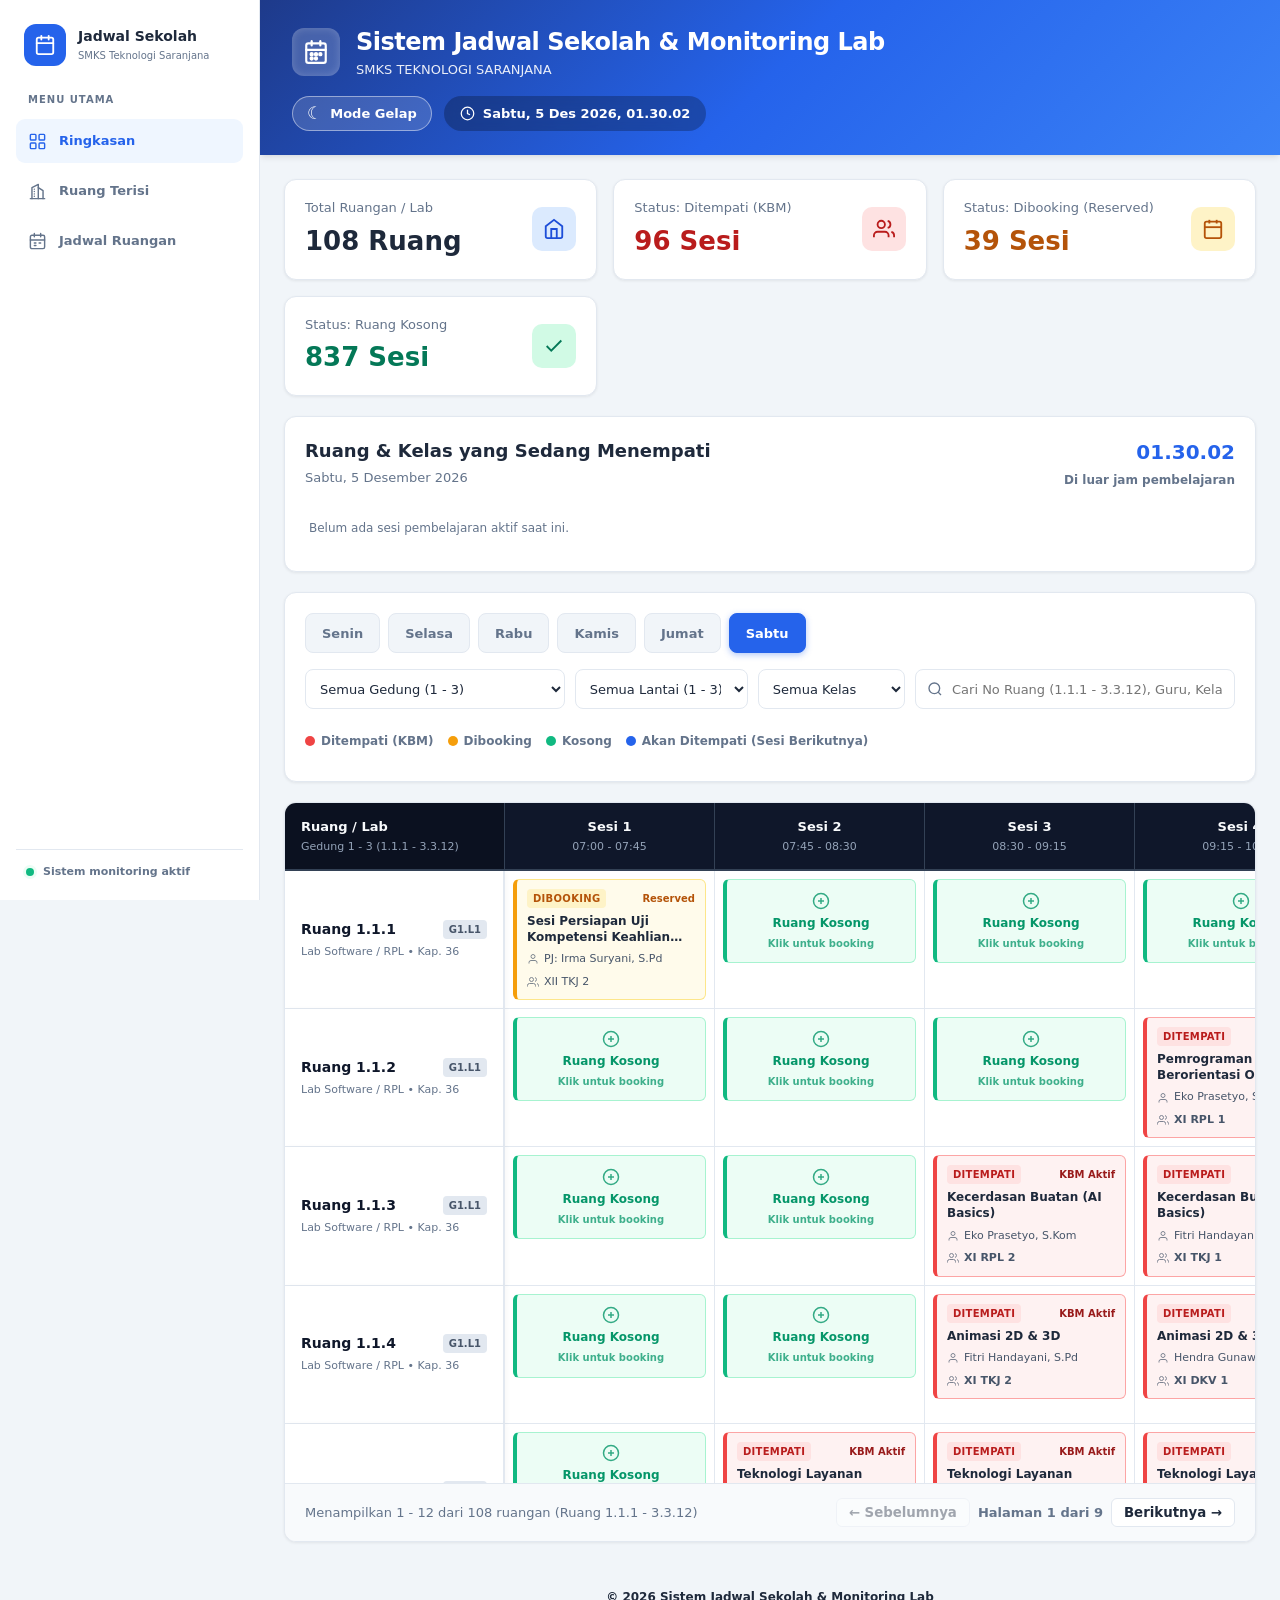
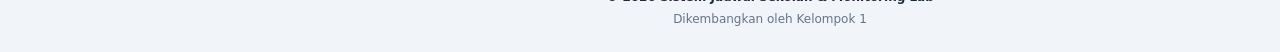
<file: home(rezky).html>
<!DOCTYPE html>
<html lang="id">

<head>
  <meta charset="UTF-8">
  <meta name="viewport" content="width=device-width, initial-scale=1.0">
  <title>Jadwal Sekolah & Status Lab (Ruang 1.1.1 - 3.3.12)</title>
  <!-- Google Fonts -->
  <link rel="preconnect" href="https://fonts.googleapis.com">
  <link rel="preconnect" href="https://fonts.gstatic.com" crossorigin>
  <link href="https://fonts.googleapis.com/css2?family=Plus+Jakarta+Sans:wght@400;500;600;700&display=swap" rel="stylesheet">
  <link rel="stylesheet" href="style(rezky).css">
</head>

<body>

  <aside class="app-sidebar" id="appSidebar">
    <a class="sidebar-brand" href="#overview" aria-label="Sistem Jadwal Sekolah, ke ringkasan">
      <span class="sidebar-brand-icon" aria-hidden="true">
        <svg width="22" height="22" viewBox="0 0 24 24" fill="none" stroke="currentColor" stroke-width="2" stroke-linecap="round" stroke-linejoin="round">
          <rect x="3" y="4" width="18" height="18" rx="2"></rect>
          <line x1="16" y1="2" x2="16" y2="6"></line>
          <line x1="8" y1="2" x2="8" y2="6"></line>
          <line x1="3" y1="10" x2="21" y2="10"></line>
        </svg>
      </span>
      <span class="sidebar-brand-text">
        <strong>Jadwal Sekolah</strong>
        <small>SMKS Teknologi Saranjana</small>
      </span>
    </a>

    <p class="sidebar-section-label">MENU UTAMA</p>
    <nav class="sidebar-nav" aria-label="Navigasi utama">
      <a class="sidebar-link active" href="#overview" aria-current="page">
        <svg viewBox="0 0 24 24" aria-hidden="true"><rect x="3" y="3" width="7" height="7" rx="1"></rect><rect x="14" y="3" width="7" height="7" rx="1"></rect><rect x="14" y="14" width="7" height="7" rx="1"></rect><rect x="3" y="14" width="7" height="7" rx="1"></rect></svg>
        <span>Ringkasan</span>
      </a>
      <a class="sidebar-link" href="#occupancy">
        <svg viewBox="0 0 24 24" aria-hidden="true"><path d="M3 21h18"></path><path d="M5 21V7l8-4v18"></path><path d="M19 21V11l-6-4"></path><path d="M8 9v.01M8 12v.01M8 15v.01M8 18v.01"></path></svg>
        <span>Ruang Terisi</span>
      </a>
      <a class="sidebar-link" href="#schedule">
        <svg viewBox="0 0 24 24" aria-hidden="true"><rect x="3" y="4" width="18" height="17" rx="2"></rect><path d="M16 2v4M8 2v4M3 10h18M8 14h2M14 14h2M8 17h2"></path></svg>
        <span>Jadwal Ruangan</span>
      </a>
    </nav>

    <div class="sidebar-footer">
      <span class="sidebar-status-dot"></span>
      <span>Sistem monitoring aktif</span>
    </div>
  </aside>
  <button class="sidebar-backdrop" id="sidebarBackdrop" type="button" aria-label="Tutup menu navigasi"></button>

  <!-- Header Banner -->
  <header class="app-header">
    <div class="header-container">
      <div class="brand-section">
        <button class="sidebar-toggle" id="sidebarToggle" type="button" aria-label="Buka menu navigasi" aria-controls="appSidebar" aria-expanded="false">
          <svg width="22" height="22" viewBox="0 0 24 24" fill="none" stroke="currentColor" stroke-width="2" stroke-linecap="round" aria-hidden="true">
            <line x1="4" y1="6" x2="20" y2="6"></line>
            <line x1="4" y1="12" x2="20" y2="12"></line>
            <line x1="4" y1="18" x2="20" y2="18"></line>
          </svg>
        </button>
        <div class="brand-icon">
          <!-- Calendar / School SVG Icon -->
          <svg width="26" height="26" viewBox="0 0 24 24" fill="none" stroke="#ffffff" stroke-width="2" stroke-linecap="round" stroke-linejoin="round">
            <rect x="3" y="4" width="18" height="18" rx="2" ry="2"></rect>
            <line x1="16" y1="2" x2="16" y2="6"></line>
            <line x1="8" y1="2" x2="8" y2="6"></line>
            <line x1="3" y1="10" x2="21" y2="10"></line>
            <circle cx="8" cy="14" r="1"></circle>
            <circle cx="12" cy="14" r="1"></circle>
            <circle cx="16" cy="14" r="1"></circle>
            <circle cx="8" cy="18" r="1"></circle>
            <circle cx="12" cy="18" r="1"></circle>
          </svg>
        </div>
        <div class="brand-text">
          <h1>Sistem Jadwal Sekolah & Monitoring Lab</h1>
          <p>SMKS TEKNOLOGI SARANJANA</p>
        </div>
      </div>

      <div class="header-meta">
        <button class="theme-toggle" id="themeToggle" type="button" aria-label="Aktifkan mode gelap">
          <span class="theme-toggle-icon" aria-hidden="true">☾</span>
          <span id="themeToggleLabel">Mode Gelap</span>
        </button>
        <div class="clock-badge">
          <svg width="15" height="15" viewBox="0 0 24 24" fill="none" stroke="currentColor" stroke-width="2">
            <circle cx="12" cy="12" r="10"></circle>
            <polyline points="12 6 12 12 16 14"></polyline>
          </svg>
          <span id="liveClock">Memuat waktu...</span>
        </div>
      </div>
    </div>
  </header>

  <!-- Main Content Wrapper -->
  <main class="main-wrapper">

    <!-- Summary Stats Counter Cards -->
    <section class="stats-grid" id="overview" aria-label="Ringkasan status ruangan">
      <div class="stat-card total">
        <div class="stat-info">
          <p>Total Ruangan / Lab</p>
          <h3 id="countTotal">108 Ruang</h3>
        </div>
        <div class="stat-icon">
          <svg width="22" height="22" viewBox="0 0 24 24" fill="none" stroke="currentColor" stroke-width="2">
            <path d="M3 9l9-7 9 7v11a2 2 0 0 1-2 2H5a2 2 0 0 1-2-2z"></path>
            <polyline points="9 22 9 12 15 12 15 22"></polyline>
          </svg>
        </div>
      </div>

      <div class="stat-card ditempati">
        <div class="stat-info">
          <p>Status: Ditempati (KBM)</p>
          <h3 id="countDitempati" style="color: #b91c1c;">0 Sesi</h3>
        </div>
        <div class="stat-icon">
          <svg width="22" height="22" viewBox="0 0 24 24" fill="none" stroke="currentColor" stroke-width="2">
            <path d="M17 21v-2a4 4 0 0 0-4-4H5a4 4 0 0 0-4 4v2"></path>
            <circle cx="9" cy="7" r="4"></circle>
            <path d="M23 21v-2a4 4 0 0 0-3-3.87"></path>
            <path d="M16 3.13a4 4 0 0 1 0 7.75"></path>
          </svg>
        </div>
      </div>

      <div class="stat-card dibooking">
        <div class="stat-info">
          <p>Status: Dibooking (Reserved)</p>
          <h3 id="countDibooking" style="color: #b45309;">0 Sesi</h3>
        </div>
        <div class="stat-icon">
          <svg width="22" height="22" viewBox="0 0 24 24" fill="none" stroke="currentColor" stroke-width="2">
            <rect x="3" y="4" width="18" height="18" rx="2" ry="2"></rect>
            <line x1="16" y1="2" x2="16" y2="6"></line>
            <line x1="8" y1="2" x2="8" y2="6"></line>
            <line x1="3" y1="10" x2="21" y2="10"></line>
          </svg>
        </div>
      </div>

      <div class="stat-card kosong">
        <div class="stat-info">
          <p>Status: Ruang Kosong</p>
          <h3 id="countKosong" style="color: #047857;">0 Sesi</h3>
        </div>
        <div class="stat-icon">
          <svg width="22" height="22" viewBox="0 0 24 24" fill="none" stroke="currentColor" stroke-width="2">
            <polyline points="20 6 9 17 4 12"></polyline>
          </svg>
        </div>
      </div>
    </section>

    <!-- Ringkasan ruang yang sedang ditempati berdasarkan waktu saat ini -->
    <section class="live-occupancy-panel" id="occupancy" aria-live="polite">
      <div class="live-occupancy-header">
        <div>
          <h2>Ruang &amp; Kelas yang Sedang Menempati</h2>
          <p id="currentScheduleDate">Memuat tanggal...</p>
        </div>
        <div class="live-occupancy-time">
          <span id="currentScheduleTime">--:--:--</span>
          <span id="currentScheduleSession">Memeriksa jadwal...</span>
        </div>
      </div>
      <div class="live-occupancy-list" id="currentOccupancyList">
        <p class="occupancy-empty">Memuat data ruang...</p>
      </div>
    </section>

    <!-- Filter & Control Panel -->
    <section class="control-panel" id="schedule">
      <!-- Day Switcher Tabs -->
      <div class="days-tabs" id="dayTabs">
        <!-- Rendered by JS -->
      </div>

      <!-- Filters & Search Toolbar -->
      <div class="filters-row">
        <div class="filters-group">
          <!-- Filter Gedung -->
          <select id="filterGedung" class="filter-select">
            <option value="all">Semua Gedung (1 - 3)</option>
            <option value="1">Gedung 1 (Lab Software & Jaringan)</option>
            <option value="2">Gedung 2 (Lab Multimedia & IoT)</option>
            <option value="3">Gedung 3 (Ruang Teori & Riset)</option>
          </select>

          <!-- Filter Lantai -->
          <select id="filterLantai" class="filter-select">
            <option value="all">Semua Lantai (1 - 3)</option>
            <option value="1">Lantai 1</option>
            <option value="2">Lantai 2</option>
            <option value="3">Lantai 3</option>
          </select>

          <!-- Filter berdasarkan kelas yang menggunakan ruangan -->
          <select id="filterKelas" class="filter-select" aria-label="Filter berdasarkan kelas">
            <option value="all">Semua Kelas</option>
          </select>

        </div>

        <!-- Search Input -->
        <div class="search-box">
          <svg class="search-icon" width="16" height="16" viewBox="0 0 24 24" fill="none" stroke="currentColor" stroke-width="2">
            <circle cx="11" cy="11" r="8"></circle>
            <line x1="21" y1="21" x2="16.65" y2="16.65"></line>
          </svg>
          <input type="text" id="searchQuery" placeholder="Cari No Ruang (1.1.1 - 3.3.12), Guru, Kelas, Mapel...">
        </div>

        <!-- Status Legend -->
        <div class="legend-group">
          <div class="legend-item">
            <span class="legend-dot ditempati"></span>
            <span>Ditempati (KBM)</span>
          </div>
          <div class="legend-item">
            <span class="legend-dot dibooking"></span>
            <span>Dibooking</span>
          </div>
          <div class="legend-item">
            <span class="legend-dot kosong"></span>
            <span>Kosong</span>
          </div>
          <div class="legend-item">
            <span class="legend-dot upcoming"></span>
            <span>Akan Ditempati (Sesi Berikutnya)</span>
          </div>
        </div>
      </div>
    </section>

    <!-- Horizontal Table Wrapper -->
    <section class="table-wrapper">
      <p class="table-scroll-hint">Geser tabel ke kiri atau kanan untuk melihat sesi lainnya</p>
      <div class="table-scroll-container">
        <table class="schedule-table">
          <thead id="scheduleTableHeader">
            <!-- Rendered by JS -->
          </thead>
          <tbody id="scheduleTableBody">
            <!-- Rendered by JS -->
          </tbody>
        </table>
      </div>

      <!-- Pagination & Info Footer -->
      <div class="table-footer">
        <div id="showingRange">Memuat data ruangan...</div>
        <div class="pagination-controls">
          <button id="btnPrevPage" class="btn-page">← Sebelumnya</button>
          <span id="pageInfo" style="font-weight: 600; font-size: 13px;">Halaman 1</span>
          <button id="btnNextPage" class="btn-page">Berikutnya →</button>
        </div>
      </div>
    </section>

  </main>

  <footer class="app-footer">
    <p>&copy; <span id="footerYear"></span> Sistem Jadwal Sekolah &amp; Monitoring Lab</p>
    <span>Dikembangkan oleh Kelompok 1</span>
  </footer>

  <!-- Detail & Booking Modal Popup -->
  <div class="modal-overlay" id="modalOverlay">
    <div class="modal-card">
      <div class="modal-header">
        <h3 id="modalRoomTitle">Detail Ruangan</h3>
        <button class="btn-close-modal" id="modalCloseBtn">&times;</button>
      </div>
      <div class="modal-body">
        <div class="modal-info-row">
          <span class="modal-info-label">Waktu & Sesi:</span>
          <span class="modal-info-value" id="modalDayTime">-</span>
        </div>
        <div class="modal-info-row">
          <span class="modal-info-label">Status Ruangan:</span>
          <span class="modal-info-value" id="modalStatus">-</span>
        </div>
        <div class="modal-info-row">
          <span class="modal-info-label">Mata Pelajaran:</span>
          <span class="modal-info-value" id="modalSubject">-</span>
        </div>
        <div class="modal-info-row">
          <span class="modal-info-label">Guru Pengajar / PJ:</span>
          <span class="modal-info-value" id="modalTeacher">-</span>
        </div>
        <div class="modal-info-row">
          <span class="modal-info-label">Kelas Siswa:</span>
          <span class="modal-info-value" id="modalClass">-</span>
        </div>
        <div class="modal-info-row">
          <span class="modal-info-label">Keterangan / Keperluan:</span>
          <span class="modal-info-value" id="modalPurpose">-</span>
        </div>
      </div>
      <div class="modal-footer">
        <button class="btn-secondary" onclick="closeModal()">Tutup</button>
        <button id="btnToggleBooking" class="btn-primary">Aksi</button>
      </div>
    </div>
  </div>

  <script src="script(rezky).js"></script>
</body>

</html>
</file>
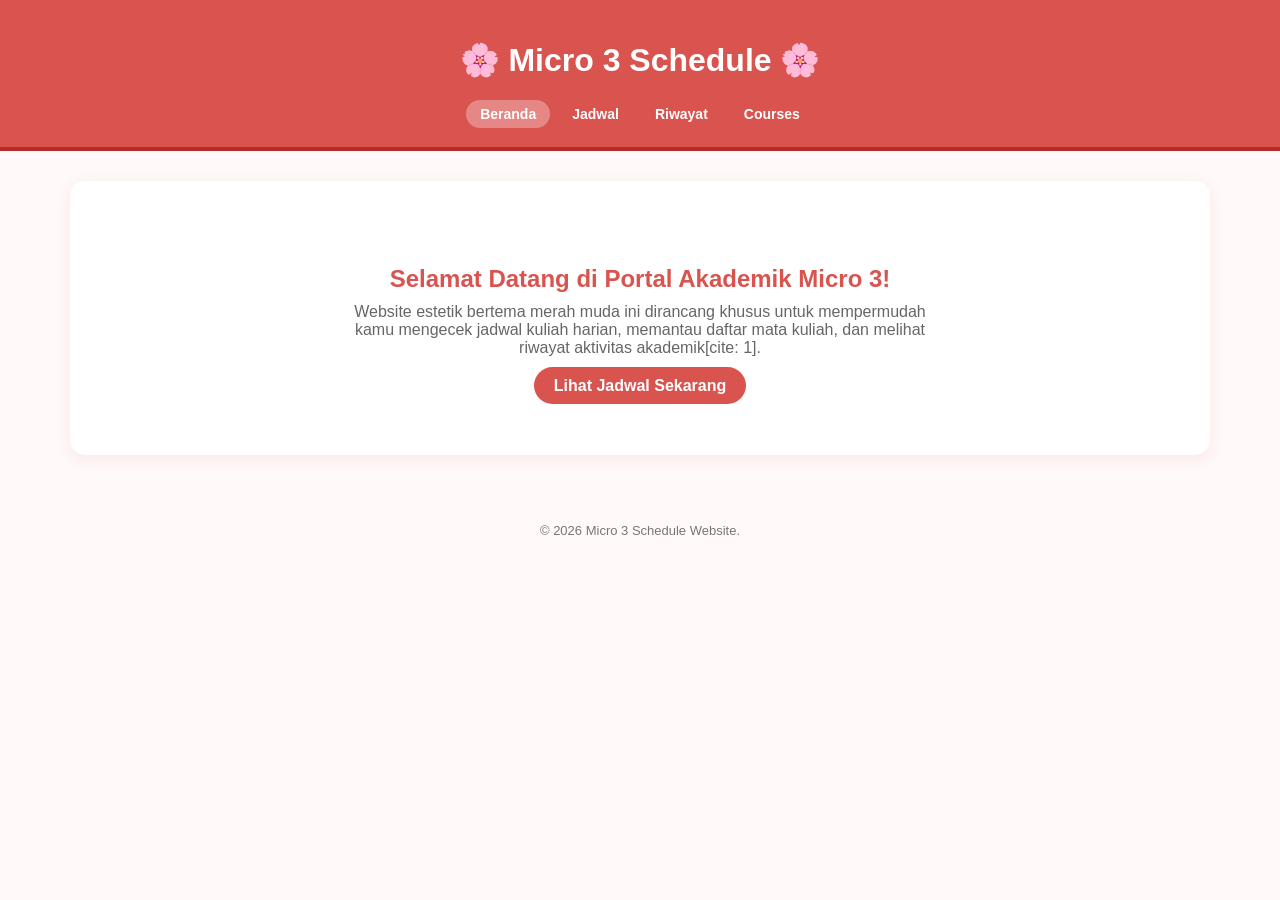
<file: home.html>
<!DOCTYPE html>
<html lang="id">
<head>
    <meta charset="UTF-8">
    <meta name="viewport" content="width=device-width, initial-scale=1.0">
    <title>Beranda - Micro 3</title>
    <link rel="stylesheet" href="style.css">
    <script src="script.js" defer></script>
</head>
<body>

    <header>
        <h1>🌸 Micro 3 Schedule 🌸</h1>
        <nav>
            <a href="home.html">Beranda</a>
            <a href="index.html">Jadwal</a>
            <a href="history.html">Riwayat</a>
            <a href="courses.html">Courses</a>
        </nav>
    </header>

    <div class="container">
        <div class="hero">
            <h3>Selamat Datang di Portal Akademik Micro 3!</h3>
            <p style="color: #666; max-width: 600px; margin: 0 auto 20px auto;">
                Website estetik bertema merah muda ini dirancang khusus untuk mempermudah kamu mengecek jadwal kuliah harian, memantau daftar mata kuliah, dan melihat riwayat aktivitas akademik[cite: 1].
            </p>
            <a href="index.html" style="background-color: var(--primary-color); color: white; padding: 10px 20px; text-decoration: none; border-radius: 20px; font-weight: bold;">Lihat Jadwal Sekarang</a>
        </div>
    </div>

    <footer>
        <p>&copy; 2026 Micro 3 Schedule Website.</p>
    </footer>

</body>
</html>
</file>
<file: style(rezky).css>
/* ========================================================
   JADWAL SEKOLAH & STATUS KELAS / LAB1
   Author: Rezky Aditya - Kelompok 1
   ======================================================== */

:root {
  --primary: #2563eb;
  --primary-hover: #1d4ed8;
  --primary-light: #eff6ff;
  --dark-bg: #0f172a;
  --card-bg: #ffffff;
  --body-bg: #f1f5f9;
  --border-color: #e2e8f0;
  --text-main: #1e293b;
  --text-muted: #64748b;

  /* Status Colors */
  --status-ditempati-bg: #fef2f2;
  --status-ditempati-border: #fca5a5;
  --status-ditempati-text: #b91c1c;
  --status-ditempati-badge: #ef4444;

  --status-dibooking-bg: #fffbeb;
  --status-dibooking-border: #fde68a;
  --status-dibooking-text: #b45309;
  --status-dibooking-badge: #f59e0b;

  --status-kosong-bg: #ecfdf5;
  --status-kosong-border: #a7f3d0;
  --status-kosong-text: #047857;
  --status-kosong-badge: #10b981;

  --status-upcoming-bg: #eff6ff;
  --status-upcoming-border: #93c5fd;
  --status-upcoming-text: #1d4ed8;
  --status-upcoming-badge: #2563eb;

  --shadow-sm: 0 1px 3px rgba(0, 0, 0, 0.07);
  --shadow-md: 0 4px 6px -1px rgba(0, 0, 0, 0.08), 0 2px 4px -2px rgba(0, 0, 0, 0.06);
  --shadow-lg: 0 10px 15px -3px rgba(0, 0, 0, 0.1), 0 4px 6px -4px rgba(0, 0, 0, 0.08);
  --radius: 12px;
  --radius-sm: 6px;
}

* {
  margin: 0;
  padding: 0;
  box-sizing: border-box;
  font-family: 'Segoe UI', system-ui, -apple-system, BlinkMacSystemFont, Roboto, sans-serif;
}

body {
  background-color: var(--body-bg);
  color: var(--text-main);
  min-height: 100vh;
  line-height: 1.5;
}

/* Sidebar Navigation */
.app-sidebar {
  position: fixed;
  inset: 0 auto 0 0;
  z-index: 40;
  display: flex;
  flex-direction: column;
  width: 260px;
  padding: 24px 16px 16px;
  background: var(--card-bg);
  border-right: 1px solid var(--border-color);
  color: var(--text-main);
}

.sidebar-brand {
  display: flex;
  align-items: center;
  gap: 12px;
  padding: 0 8px 26px;
  color: inherit;
  text-decoration: none;
}

.sidebar-brand-icon {
  display: grid;
  width: 42px;
  height: 42px;
  flex: 0 0 42px;
  place-items: center;
  border-radius: 12px;
  background: var(--primary);
  color: #ffffff;
}

.sidebar-brand-text {
  display: flex;
  min-width: 0;
  flex-direction: column;
  line-height: 1.35;
}

.sidebar-brand-text strong {
  font-size: 14px;
  font-weight: 700;
}

.sidebar-brand-text small {
  margin-top: 3px;
  color: var(--text-muted);
  font-size: 10px;
}

.sidebar-section-label {
  padding: 0 12px;
  color: var(--text-muted);
  font-size: 10px;
  font-weight: 700;
  letter-spacing: 0.1em;
}

.sidebar-nav {
  display: grid;
  gap: 6px;
  margin-top: 12px;
}

.sidebar-link {
  display: flex;
  min-height: 44px;
  align-items: center;
  gap: 12px;
  padding: 10px 12px;
  border-radius: 9px;
  color: var(--text-muted);
  font-size: 13px;
  font-weight: 600;
  text-decoration: none;
  transition: background-color 0.18s ease, color 0.18s ease;
}

.sidebar-link svg {
  width: 19px;
  height: 19px;
  flex: 0 0 19px;
  fill: none;
  stroke: currentColor;
  stroke-linecap: round;
  stroke-linejoin: round;
  stroke-width: 1.8;
}

.sidebar-link:hover,
.sidebar-link.active {
  background: var(--primary-light);
  color: var(--primary);
}

.sidebar-footer {
  display: flex;
  align-items: center;
  gap: 9px;
  margin-top: auto;
  padding: 14px 10px 4px;
  border-top: 1px solid var(--border-color);
  color: var(--text-muted);
  font-size: 11px;
  font-weight: 600;
}

.sidebar-status-dot {
  width: 8px;
  height: 8px;
  flex: 0 0 8px;
  border-radius: 50%;
  background: var(--status-kosong-badge);
  box-shadow: 0 0 0 3px var(--status-kosong-bg);
}

.sidebar-toggle,
.sidebar-backdrop {
  display: none;
}

/* Header Banner */
.app-header {
  background: linear-gradient(135deg, #1e3a8a 0%, #2563eb 50%, #3b82f6 100%);
  color: #ffffff;
  padding: 24px 32px;
  box-shadow: var(--shadow-md);
  position: relative;
  margin-left: 260px;
}

.header-container {
  max-width: 1600px;
  margin: 0 auto;
  display: flex;
  justify-content: space-between;
  align-items: center;
  flex-wrap: wrap;
  gap: 16px;
}

.brand-section {
  display: flex;
  align-items: center;
  gap: 16px;
}

.brand-icon {
  width: 48px;
  height: 48px;
  background: rgba(255, 255, 255, 0.18);
  border-radius: 12px;
  display: flex;
  align-items: center;
  justify-content: center;
  box-shadow: inset 0 0 8px rgba(255, 255, 255, 0.2);
}

.brand-text h1 {
  font-size: 24px;
  font-weight: 700;
  letter-spacing: -0.5px;
}

.brand-text p {
  font-size: 13px;
  opacity: 0.9;
  font-weight: 400;
}

.header-meta {
  display: flex;
  align-items: center;
  gap: 12px;
}

.clock-badge {
  background: rgba(0, 0, 0, 0.25);
  backdrop-filter: blur(8px);
  padding: 8px 16px;
  border-radius: 20px;
  font-size: 13px;
  font-weight: 600;
  display: flex;
  align-items: center;
  gap: 8px;
}

.theme-toggle {
  display: inline-flex;
  align-items: center;
  justify-content: center;
  gap: 8px;
  padding: 8px 14px;
  border: 1px solid rgba(255, 255, 255, 0.45);
  border-radius: 20px;
  background: rgba(255, 255, 255, 0.14);
  color: #ffffff;
  font-size: 13px;
  font-weight: 600;
  cursor: pointer;
  transition: background-color 0.2s ease, transform 0.2s ease;
}

.theme-toggle:hover {
  background: rgba(255, 255, 255, 0.24);
  transform: translateY(-1px);
}

.theme-toggle:focus-visible {
  outline: 2px solid #ffffff;
  outline-offset: 3px;
}

.theme-toggle-icon {
  font-size: 17px;
  line-height: 1;
}

/* Main Container */
.main-wrapper {
  max-width: none;
  margin: 24px 0 24px 260px;
  padding: 0 24px;
  display: flex;
  flex-direction: column;
  gap: 20px;
}

.app-footer {
  max-width: none;
  margin: 0 0 0 260px;
  padding: 18px 24px 24px;
  color: var(--text-muted);
  font-size: 12px;
  text-align: center;
}

.app-footer p {
  color: var(--text-main);
  font-weight: 600;
}

.app-footer span {
  display: inline-block;
  margin-top: 4px;
}

/* Stats Cards */
.stats-grid {
  display: grid;
  grid-template-columns: repeat(auto-fit, minmax(240px, 1fr));
  gap: 16px;
}

.stat-card {
  background: var(--card-bg);
  border-radius: var(--radius);
  padding: 18px 20px;
  display: flex;
  align-items: center;
  justify-content: space-between;
  box-shadow: var(--shadow-sm);
  border: 1px solid var(--border-color);
  transition: transform 0.2s ease, box-shadow 0.2s ease;
}

.stat-card:hover {
  transform: translateY(-2px);
  box-shadow: var(--shadow-md);
}

.stat-info p {
  font-size: 13px;
  color: var(--text-muted);
  font-weight: 500;
}

.stat-info h3 {
  font-size: 26px;
  font-weight: 700;
  margin-top: 4px;
}

.stat-icon {
  width: 44px;
  height: 44px;
  border-radius: 10px;
  display: flex;
  align-items: center;
  justify-content: center;
}

.stat-card.total .stat-icon { background: #dbeafe; color: #1d4ed8; }
.stat-card.ditempati .stat-icon { background: #fee2e2; color: #b91c1c; }
.stat-card.dibooking .stat-icon { background: #fef3c7; color: #b45309; }
.stat-card.kosong .stat-icon { background: #d1fae5; color: #047857; }

/* Live Occupancy Summary */
.live-occupancy-panel {
  background: var(--card-bg);
  border: 1px solid var(--border-color);
  border-radius: var(--radius);
  padding: 20px;
  box-shadow: var(--shadow-sm);
}

.live-occupancy-header {
  display: flex;
  align-items: flex-start;
  justify-content: space-between;
  gap: 16px;
  margin-bottom: 16px;
}

.live-occupancy-header h2 {
  color: var(--text-main);
  font-size: 18px;
  font-weight: 700;
}

.live-occupancy-header p {
  margin-top: 4px;
  color: var(--text-muted);
  font-size: 13px;
}

.live-occupancy-time {
  display: flex;
  flex-direction: column;
  align-items: flex-end;
  gap: 4px;
  color: var(--primary);
  text-align: right;
}

.live-occupancy-time span:first-child {
  font-size: 20px;
  font-weight: 700;
  font-variant-numeric: tabular-nums;
}

.live-occupancy-time span:last-child {
  color: var(--text-muted);
  font-size: 12px;
  font-weight: 600;
}

.live-occupancy-list {
  display: grid;
  grid-template-columns: repeat(auto-fill, minmax(190px, 1fr));
  gap: 10px;
  max-height: 300px;
  overflow-y: auto;
  padding: 2px;
}

.occupancy-item {
  display: flex;
  flex-direction: column;
  gap: 4px;
  padding: 12px;
  border: 1px solid var(--status-ditempati-border);
  border-left: 4px solid var(--status-ditempati-badge);
  border-radius: 8px;
  background: var(--status-ditempati-bg);
}

.occupancy-item strong {
  color: var(--text-main);
  font-size: 13px;
}

.occupancy-item span {
  color: var(--status-ditempati-text);
  font-size: 13px;
  font-weight: 700;
}

.occupancy-item small,
.occupancy-empty {
  color: var(--text-muted);
  font-size: 12px;
}

.occupancy-empty {
  grid-column: 1 / -1;
  padding: 12px 2px;
}

/* Filter & Controls Panel */
.control-panel {
  background: var(--card-bg);
  border-radius: var(--radius);
  padding: clamp(12px, 2vw, 20px);
  box-shadow: var(--shadow-sm);
  border: 1px solid var(--border-color);
  display: flex;
  flex-direction: column;
  gap: 16px;
}

.days-tabs {
  display: flex;
  flex-wrap: wrap;
  gap: 8px;
  min-width: 0;
}

.day-tab {
  background: var(--body-bg);
  border: 1px solid var(--border-color);
  color: var(--text-muted);
  min-height: 40px;
  padding: 8px 16px;
  border-radius: 8px;
  font-size: 13px;
  font-weight: 600;
  cursor: pointer;
  transition: all 0.2s ease;
  white-space: nowrap;
}

.day-tab:hover {
  background: var(--primary-light);
  color: var(--primary);
}

.day-tab.active {
  background: var(--primary);
  color: #ffffff;
  border-color: var(--primary);
  box-shadow: 0 2px 6px rgba(37, 99, 235, 0.35);
}

.filters-row {
  display: flex;
  flex-wrap: wrap;
  gap: 12px 10px;
  align-items: center;
  min-width: 0;
}

.filters-group {
  display: grid;
  grid-template-columns: minmax(220px, 1.5fr) minmax(140px, 1fr) minmax(125px, 0.85fr);
  flex: 1 1 560px;
  min-width: 0;
  gap: 10px;
}

.filter-select {
  width: 100%;
  min-width: 0;
  min-height: 40px;
  padding: 8px 10px;
  border-radius: 8px;
  border: 1px solid var(--border-color);
  background: #ffffff;
  font-size: 13px;
  color: var(--text-main);
  outline: none;
  cursor: pointer;
  font-weight: 500;
}

.filter-select:focus {
  border-color: var(--primary);
}

.search-box {
  position: relative;
  flex: 1 1 280px;
  min-width: 0;
  max-width: 420px;
}

.search-box input {
  width: 100%;
  min-height: 40px;
  padding: 9px 12px 9px 36px;
  border-radius: 8px;
  border: 1px solid var(--border-color);
  font-size: 13px;
  outline: none;
  transition: border-color 0.2s;
}

.search-box input:focus {
  border-color: var(--primary);
}

.search-icon {
  position: absolute;
  left: 12px;
  top: 50%;
  transform: translateY(-50%);
  color: var(--text-muted);
  pointer-events: none;
}

/* Legend */
.legend-group {
  display: flex;
  align-items: center;
  gap: 8px 14px;
  flex-wrap: wrap;
  min-height: 40px;
}

.legend-item {
  display: flex;
  align-items: center;
  gap: 6px;
  font-size: 12px;
  font-weight: 600;
  color: var(--text-muted);
}

.legend-dot {
  width: 10px;
  height: 10px;
  border-radius: 50%;
}

.legend-dot.ditempati { background: var(--status-ditempati-badge); }
.legend-dot.dibooking { background: var(--status-dibooking-badge); }
.legend-dot.kosong { background: var(--status-kosong-badge); }
.legend-dot.upcoming { background: var(--status-upcoming-badge); }

/* Horizontal Table Container */
.table-wrapper {
  background: var(--card-bg);
  border-radius: var(--radius);
  box-shadow: var(--shadow-sm);
  border: 1px solid var(--border-color);
  overflow: hidden;
  display: flex;
  flex-direction: column;
}

.table-scroll-container {
  max-height: 680px;
  overflow-x: auto;
  overflow-y: auto;
  position: relative;
  overscroll-behavior: contain;
  scrollbar-color: #94a3b8 #e2e8f0;
  scrollbar-width: thin;
  -webkit-overflow-scrolling: touch;
}

.table-scroll-hint {
  display: none;
}

/* Custom Scrollbar */
.table-scroll-container::-webkit-scrollbar {
  width: 8px;
  height: 8px;
}
.table-scroll-container::-webkit-scrollbar-track {
  background: #f1f5f9;
}
.table-scroll-container::-webkit-scrollbar-thumb {
  background: #cbd5e1;
  border-radius: 4px;
}
.table-scroll-container::-webkit-scrollbar-thumb:hover {
  background: #94a3b8;
}

/* Table Design */
.schedule-table {
  width: 100%;
  border-collapse: separate;
  border-spacing: 0;
  font-size: 13px;
}

/* Table Header */
.schedule-table thead th {
  background: #0f172a;
  color: #f8fafc;
  padding: 14px 16px;
  text-align: center;
  font-weight: 600;
  position: sticky;
  top: 0;
  z-index: 25;
  border-bottom: 2px solid #334155;
  border-right: 1px solid #334155;
  white-space: nowrap;
}

.schedule-table thead th .time-sub {
  display: block;
  font-size: 11px;
  color: #94a3b8;
  font-weight: 400;
  margin-top: 2px;
}

/* Top-Left Corner (Fixed on both X and Y scroll) */
.schedule-table thead th.col-room-header {
  position: sticky;
  left: 0;
  top: 0;
  z-index: 35;
  background: #0b1120;
  min-width: 220px;
  text-align: left;
}

/* Sticky First Column (Ruangan) */
.schedule-table tbody td.col-room {
  position: sticky;
  left: 0;
  z-index: 15;
  background: #ffffff;
  border-right: 2px solid var(--border-color);
  border-bottom: 1px solid var(--border-color);
  padding: 12px 16px;
  min-width: 220px;
  box-shadow: 2px 0 5px rgba(0, 0, 0, 0.03);
}

.room-badge-container {
  display: flex;
  align-items: center;
  justify-content: space-between;
}

.room-id {
  font-size: 14px;
  font-weight: 700;
  color: #0f172a;
}

.room-tag {
  font-size: 10px;
  padding: 2px 6px;
  background: #e2e8f0;
  color: #475569;
  border-radius: 4px;
  font-weight: 600;
}

.room-details {
  font-size: 11px;
  color: var(--text-muted);
  margin-top: 4px;
}

/* Table Body Cells */
.schedule-table tbody td.cell-slot {
  padding: 8px;
  border-bottom: 1px solid var(--border-color);
  border-right: 1px solid var(--border-color);
  min-width: 210px;
  max-width: 230px;
  vertical-align: top;
  background: #ffffff;
}

.schedule-table tbody tr:hover td.cell-slot {
  background-color: #fafbfc;
}

.schedule-table tbody tr:hover td.col-room {
  background-color: #f8fafc;
}

/* Break Column (Istirahat) */
.schedule-table th.col-break,
.schedule-table td.cell-break {
  background-color: #f1f5f9 !important;
  min-width: 90px;
  max-width: 90px;
  text-align: center;
  color: var(--text-muted);
  font-size: 12px;
  font-weight: 600;
  vertical-align: middle;
}

/* Schedule Card Inside Cell */
.schedule-card {
  border-radius: var(--radius-sm);
  padding: 9px 10px;
  display: flex;
  flex-direction: column;
  gap: 6px;
  cursor: pointer;
  transition: all 0.2s ease;
  border-left: 3px solid transparent;
  min-height: 84px;
}

.schedule-card:hover {
  transform: translateY(-2px);
  box-shadow: var(--shadow-md);
}

/* Status: Ditempati */
.schedule-card.status-ditempati {
  background: var(--status-ditempati-bg);
  border: 1px solid var(--status-ditempati-border);
  border-left: 4px solid var(--status-ditempati-badge);
}

/* Status: Dibooking */
.schedule-card.status-dibooking {
  background: var(--status-dibooking-bg);
  border: 1px solid var(--status-dibooking-border);
  border-left: 4px solid var(--status-dibooking-badge);
}

/* Status: Kosong */
.schedule-card.status-kosong {
  background: var(--status-kosong-bg);
  border: 1px solid var(--status-kosong-border);
  border-left: 4px solid var(--status-kosong-badge);
  display: flex;
  align-items: center;
  justify-content: center;
  text-align: center;
}

.schedule-card.status-upcoming {
  background: var(--status-upcoming-bg);
  border: 1px solid var(--status-upcoming-border);
  border-left: 4px solid var(--status-upcoming-badge);
}

.card-top {
  display: flex;
  justify-content: space-between;
  align-items: center;
}

.status-badge {
  font-size: 10px;
  font-weight: 700;
  padding: 2px 6px;
  border-radius: 4px;
  text-transform: uppercase;
  letter-spacing: 0.3px;
}

.status-badge.ditempati {
  background: #fee2e2;
  color: var(--status-ditempati-text);
}

.status-badge.dibooking {
  background: #fef3c7;
  color: var(--status-dibooking-text);
}

.status-badge.kosong {
  background: #d1fae5;
  color: var(--status-kosong-text);
}

.status-badge.upcoming {
  background: #dbeafe;
  color: var(--status-upcoming-text);
}

.card-subject {
  font-size: 12px;
  font-weight: 700;
  color: #1e293b;
  line-height: 1.3;
  display: -webkit-box;
  -webkit-line-clamp: 2;
  -webkit-box-orient: vertical;
  overflow: hidden;
}

.card-meta-row {
  display: flex;
  align-items: center;
  gap: 5px;
  font-size: 11px;
  color: #475569;
}

.card-meta-row svg {
  flex-shrink: 0;
  opacity: 0.7;
}

.empty-room-prompt {
  color: #059669;
  font-size: 12px;
  font-weight: 600;
  display: flex;
  flex-direction: column;
  align-items: center;
  gap: 4px;
}

.empty-room-prompt svg {
  opacity: 0.8;
}

/* Pagination / Footer Info */
.table-footer {
  padding: 14px 20px;
  background: #f8fafc;
  border-top: 1px solid var(--border-color);
  display: flex;
  justify-content: space-between;
  align-items: center;
  flex-wrap: wrap;
  gap: 12px;
  font-size: 13px;
  color: var(--text-muted);
}

.pagination-controls {
  display: flex;
  gap: 8px;
  align-items: center;
}

.btn-page {
  padding: 6px 12px;
  background: #ffffff;
  border: 1px solid var(--border-color);
  border-radius: 6px;
  cursor: pointer;
  font-weight: 600;
  color: var(--text-main);
  transition: all 0.2s;
}

.btn-page:hover:not(:disabled) {
  background: var(--primary);
  color: #ffffff;
  border-color: var(--primary);
}

.btn-page:disabled {
  opacity: 0.4;
  cursor: not-allowed;
}

/* Modal Popup */
.modal-overlay {
  position: fixed;
  inset: 0;
  background: rgba(15, 23, 42, 0.6);
  backdrop-filter: blur(4px);
  z-index: 100;
  display: flex;
  align-items: center;
  justify-content: center;
  opacity: 0;
  visibility: hidden;
  transition: all 0.25s ease;
  padding: 20px;
}

.modal-overlay.open {
  opacity: 1;
  visibility: visible;
}

.modal-card {
  background: #ffffff;
  border-radius: 16px;
  width: 100%;
  max-width: 520px;
  box-shadow: 0 20px 25px -5px rgba(0, 0, 0, 0.2);
  overflow: hidden;
  transform: translateY(20px);
  transition: transform 0.25s ease;
}

.modal-overlay.open .modal-card {
  transform: translateY(0);
}

.modal-header {
  padding: 20px 24px;
  background: #f8fafc;
  border-bottom: 1px solid var(--border-color);
  display: flex;
  justify-content: space-between;
  align-items: center;
}

.modal-header h3 {
  font-size: 18px;
  color: #0f172a;
}

.btn-close-modal {
  background: transparent;
  border: none;
  font-size: 24px;
  line-height: 1;
  cursor: pointer;
  color: var(--text-muted);
}

.modal-body {
  padding: 24px;
  display: flex;
  flex-direction: column;
  gap: 16px;
}

.modal-info-row {
  display: flex;
  justify-content: space-between;
  border-bottom: 1px dashed var(--border-color);
  padding-bottom: 8px;
  font-size: 14px;
}

.modal-info-label {
  color: var(--text-muted);
  font-weight: 500;
}

.modal-info-value {
  font-weight: 600;
  color: var(--text-main);
  text-align: right;
}

.modal-footer {
  padding: 16px 24px;
  background: #f8fafc;
  border-top: 1px solid var(--border-color);
  display: flex;
  justify-content: flex-end;
  gap: 10px;
}

.btn-secondary {
  padding: 8px 16px;
  background: #e2e8f0;
  border: none;
  border-radius: 8px;
  font-weight: 600;
  cursor: pointer;
}

.btn-primary {
  padding: 8px 16px;
  background: var(--primary);
  color: #ffffff;
  border: none;
  border-radius: 8px;
  font-weight: 600;
  cursor: pointer;
}

.btn-primary:hover {
  background: var(--primary-hover);
}

/* Responsive adjustments */
@media (max-width: 768px) {
  .app-sidebar {
    width: min(280px, calc(100vw - 56px));
    transform: translateX(-100%);
    transition: transform 0.25s ease;
    box-shadow: var(--shadow-lg);
  }
  body.sidebar-open .app-sidebar {
    transform: translateX(0);
  }
  .sidebar-backdrop {
    position: fixed;
    inset: 0;
    z-index: 39;
    display: none;
    border: 0;
    background: rgba(15, 23, 42, 0.48);
    opacity: 0;
    transition: opacity 0.25s ease;
  }
  body.sidebar-open .sidebar-backdrop {
    display: block;
    opacity: 1;
  }
  .sidebar-toggle {
    display: inline-grid;
    width: 40px;
    height: 40px;
    flex: 0 0 40px;
    place-items: center;
    border: 1px solid rgba(255, 255, 255, 0.4);
    border-radius: 10px;
    background: rgba(255, 255, 255, 0.12);
    color: #ffffff;
    cursor: pointer;
  }
  .sidebar-toggle:focus-visible,
  .sidebar-link:focus-visible {
    outline: 2px solid currentColor;
    outline-offset: 3px;
  }
  .app-header {
    margin-left: 0;
  }
  .main-wrapper {
    margin: 20px 0;
  }
  .app-footer {
    margin-left: 0;
  }
  .app-header {
    padding: 16px;
  }
  .main-wrapper {
    padding: 0 12px;
  }
  .app-footer {
    padding: 16px 12px 20px;
  }
  .stats-grid {
    grid-template-columns: repeat(2, minmax(0, 1fr));
    gap: 10px;
  }
  .stat-card {
    min-width: 0;
    padding: 14px 12px;
    gap: 8px;
  }
  .stat-info {
    min-width: 0;
  }
  .stat-info p {
    font-size: 11px;
    line-height: 1.35;
  }
  .stat-info h3 {
    font-size: 21px;
    line-height: 1.2;
  }
  .stat-icon {
    width: 36px;
    height: 36px;
    flex: 0 0 36px;
  }
  .days-tabs {
    display: grid;
    grid-template-columns: repeat(3, minmax(0, 1fr));
  }
  .day-tab {
    width: 100%;
    padding-right: 6px;
    padding-left: 6px;
  }
  .filters-row {
    display: grid;
    grid-template-columns: minmax(0, 1fr) auto;
    align-items: start;
  }
  .filters-group {
    grid-column: 1 / -1;
    grid-template-columns: minmax(0, 1.5fr) minmax(0, 1fr) minmax(0, 0.85fr);
    flex: none;
  }
  .search-box {
    max-width: none;
    align-self: center;
  }
  .legend-group {
    align-self: center;
  }
  .live-occupancy-panel {
    padding: 16px;
  }
  .live-occupancy-header {
    flex-direction: column;
  }
  .live-occupancy-time {
    align-items: flex-start;
    text-align: left;
  }
  .table-scroll-hint {
    display: block;
    padding: 9px 12px;
    border-bottom: 1px solid var(--border-color);
    background: var(--body-bg);
    color: var(--text-muted);
    font-size: 11px;
    font-weight: 600;
    text-align: center;
  }
  .table-scroll-container {
    overflow-x: scroll;
    overflow-y: auto;
    touch-action: pan-x pan-y;
    scrollbar-color: #64748b #e2e8f0;
    scrollbar-width: auto;
  }
  .table-scroll-container::-webkit-scrollbar {
    width: 10px;
    height: 10px;
  }
  .table-scroll-container::-webkit-scrollbar-track {
    background: #e2e8f0;
  }
  .table-scroll-container::-webkit-scrollbar-thumb {
    background: #64748b;
    border: 2px solid #e2e8f0;
    border-radius: 8px;
  }
  .schedule-table {
    width: max-content;
    min-width: 100%;
  }
  .schedule-table thead th.col-room-header,
  .schedule-table tbody td.col-room {
    width: 160px;
    min-width: 160px;
    max-width: 160px;
    padding-right: 10px;
    padding-left: 10px;
  }
  .schedule-table tbody td.cell-slot {
    min-width: 180px;
    max-width: 180px;
    padding: 6px;
  }
  .schedule-table th.col-break,
  .schedule-table td.cell-break {
    min-width: 76px;
    max-width: 76px;
  }
}

@media (prefers-reduced-motion: reduce) {
  .app-sidebar,
  .sidebar-backdrop,
  .sidebar-link {
    transition: none;
  }
}

@media (max-width: 540px) {
  .app-header {
    padding: 14px 12px;
  }
  .header-container {
    display: grid;
    grid-template-columns: minmax(0, 1fr);
    gap: 12px;
  }
  .brand-section {
    width: 100%;
    min-width: 0;
    align-items: center;
    gap: 10px;
  }
  .sidebar-toggle {
    width: 38px;
    height: 38px;
    flex-basis: 38px;
  }
  .brand-icon {
    order: 2;
    width: 40px;
    height: 40px;
    flex: 0 0 40px;
    border-radius: 10px;
  }
  .brand-text {
    order: 1;
    flex: 1;
    min-width: 0;
  }
  .brand-text h1 {
    font-size: clamp(16px, 5vw, 20px);
    line-height: 1.28;
    letter-spacing: -0.3px;
  }
  .brand-text p {
    margin-top: 3px;
    font-size: 10px;
  }
  .header-meta {
    display: grid;
    width: 100%;
    grid-template-columns: auto minmax(0, 1fr);
    gap: 8px;
  }
  .theme-toggle {
    min-height: 42px;
    padding: 8px 11px;
    gap: 6px;
    font-size: 12px;
    white-space: nowrap;
  }
  .clock-badge {
    min-width: 0;
    min-height: 48px;
    padding: 8px 11px;
    gap: 7px;
    font-size: 11px;
    line-height: 1.35;
  }
  .clock-badge svg {
    flex: 0 0 15px;
  }
  .clock-badge span {
    flex: 0 1 128px;
    min-width: 0;
    max-width: 128px;
    white-space: normal;
  }
  .control-panel {
    gap: 12px;
  }
  .days-tabs {
    gap: 6px;
  }
  .filters-row {
    grid-template-columns: minmax(0, 1fr);
  }
  .filters-group {
    grid-column: auto;
    grid-template-columns: repeat(2, minmax(0, 1fr));
    gap: 8px;
  }
  .filter-select:first-child {
    grid-column: 1 / -1;
  }
  .search-box,
  .legend-group {
    grid-column: 1 / -1;
  }
  .legend-group {
    justify-content: space-between;
    gap: 8px 12px;
  }
}

@media (max-width: 380px) {
  .stats-grid {
    gap: 8px;
  }
  .stat-card {
    padding: 12px 10px;
  }
  .stat-info h3 {
    font-size: 18px;
  }
  .stat-icon {
    width: 32px;
    height: 32px;
    flex-basis: 32px;
  }
  .control-panel {
    padding: 12px;
  }
  .legend-item {
    font-size: 11px;
  }
}

/* Synchronized with style(rezky).css */
@import url('style(rezky).css');

/* Dark theme */
html[data-theme="dark"] {
  color-scheme: dark;
  --card-bg: #1e293b;
  --body-bg: #0f172a;
  --border-color: #334155;
  --text-main: #e2e8f0;
  --text-muted: #94a3b8;
  --primary-light: #1e3a8a;
  --status-ditempati-bg: #451a1a;
  --status-ditempati-border: #7f1d1d;
  --status-ditempati-text: #fca5a5;
  --status-dibooking-bg: #422006;
  --status-dibooking-border: #854d0e;
  --status-dibooking-text: #fcd34d;
  --status-kosong-bg: #052e25;
  --status-kosong-border: #065f46;
  --status-kosong-text: #6ee7b7;
  --status-upcoming-bg: #172554;
  --status-upcoming-border: #1d4ed8;
  --status-upcoming-text: #bfdbfe;
  --status-upcoming-badge: #60a5fa;
}

html[data-theme="dark"] .filter-select,
html[data-theme="dark"] .search-box input,
html[data-theme="dark"] .btn-page,
html[data-theme="dark"] .modal-card {
  background-color: var(--card-bg);
  color: var(--text-main);
}

html[data-theme="dark"] .schedule-table tbody td.col-room,
html[data-theme="dark"] .schedule-table tbody td.cell-slot {
  background-color: var(--card-bg);
}

html[data-theme="dark"] .schedule-table tbody tr:hover td.cell-slot {
  background-color: #263449;
}

html[data-theme="dark"] .schedule-table tbody tr:hover td.col-room {
  background-color: #263449;
}

html[data-theme="dark"] .schedule-table th.col-break,
html[data-theme="dark"] .schedule-table td.cell-break {
  background-color: #273449 !important;
}

html[data-theme="dark"] .room-id,
html[data-theme="dark"] .card-subject,
html[data-theme="dark"] .modal-header h3 {
  color: var(--text-main);
}

html[data-theme="dark"] .room-tag {
  background-color: #334155;
  color: #cbd5e1;
}

html[data-theme="dark"] .card-meta-row {
  color: #cbd5e1;
}

html[data-theme="dark"] .schedule-card.status-ditempati .card-top span:last-child {
  color: #fca5a5 !important;
}

html[data-theme="dark"] .schedule-card.status-dibooking .card-top span:last-child {
  color: #fcd34d !important;
}

html[data-theme="dark"] .schedule-card.status-upcoming .card-top span:last-child {
  color: var(--status-upcoming-text) !important;
}

html[data-theme="dark"] .empty-room-prompt {
  color: #6ee7b7;
}

html[data-theme="dark"] .status-badge.ditempati {
  background-color: #7f1d1d;
  color: #fecaca;
}

html[data-theme="dark"] .status-badge.dibooking {
  background-color: #78350f;
  color: #fde68a;
}

html[data-theme="dark"] .status-badge.kosong {
  background-color: #065f46;
  color: #a7f3d0;
}

html[data-theme="dark"] .status-badge.upcoming {
  background-color: #1e3a8a;
  color: var(--status-upcoming-text);
}

html[data-theme="dark"] .table-footer,
html[data-theme="dark"] .modal-header,
html[data-theme="dark"] .modal-footer {
  background-color: #172033;
}

html[data-theme="dark"] .btn-secondary {
  background-color: #334155;
  color: var(--text-main);
}
</file>
<file: style.css>
/* style.css */
:root {
    --primary-color: #d9534f;
    --secondary-color: #f9d6d5;
    --bg-color: #fff9f9;
    --text-color: #333333;
    --white: #ffffff;
}

body {
    font-family: 'Segoe UI', Tahoma, Geneva, Verdana, sans-serif;
    background-color: var(--bg-color);
    color: var(--text-color);
    margin: 0;
    padding: 0;
}

header {
    background-color: var(--primary-color);
    color: var(--white);
    padding: 1.2rem;
    text-align: center;
    border-bottom: 4px solid #b52b27;
}

nav {
    margin-top: 10px;
    display: flex;
    justify-content: center;
    flex-wrap: wrap;
    gap: 8px;
}

nav a {
    color: var(--white);
    text-decoration: none;
    padding: 6px 14px;
    font-weight: bold;
    font-size: 14px;
    border-radius: 20px;
    transition: background 0.3s;
}

nav a:hover, nav a.active {
    background-color: rgba(255, 255, 255, 0.3);
}

.container {
    max-width: 1100px;
    margin: 30px auto;
    padding: 20px;
    background: var(--white);
    border-radius: 15px;
    box-shadow: 0 4px 15px rgba(217, 83, 79, 0.1);
}

h2 {
    color: var(--primary-color);
    text-align: center;
    margin-bottom: 20px;
}

/* Hero Section untuk Beranda */
.hero {
    text-align: center;
    padding: 40px 20px;
}

.hero h3 {
    color: var(--primary-color);
    font-size: 24px;
    margin-bottom: 10px;
}

/* Tabel Jadwal */
.schedule-table {
    width: 100%;
    border-collapse: collapse;
    margin-top: 20px;
    text-align: center;
}

.schedule-table th, .schedule-table td {
    border: 2px solid var(--secondary-color);
    padding: 10px;
    font-size: 13px;
}

.schedule-table th {
    background-color: var(--primary-color);
    color: var(--white);
}

.class-cell {
    background-color: var(--secondary-color);
    border-radius: 10px;
    padding: 8px;
    margin: 4px;
    color: #801311;
    font-weight: bold;
}

.class-code {
    font-size: 11px;
    color: #a0201d;
}

.room {
    font-size: 11px;
    font-style: italic;
    color: #555;
    margin-top: 4px;
}

/* Kartu Daftar & Riwayat */
.card-grid {
    display: grid;
    grid-template-columns: repeat(auto-fit, minmax(280px, 1fr));
    gap: 20px;
    margin-top: 20px;
}

.card {
    background: var(--secondary-color);
    border-left: 5px solid var(--primary-color);
    padding: 20px;
    border-radius: 10px;
}

.card h3 {
    margin-top: 0;
    color: var(--primary-color);
}

.history-list {
    list-style: none;
    padding: 0;
}

.history-list li {
    background: var(--secondary-color);
    margin-bottom: 10px;
    padding: 12px 15px;
    border-radius: 8px;
    border-left: 4px solid var(--primary-color);
    font-size: 14px;
}

footer {
    text-align: center;
    padding: 15px;
    color: #777;
    font-size: 13px;
    margin-top: 40px;
}
</file>
